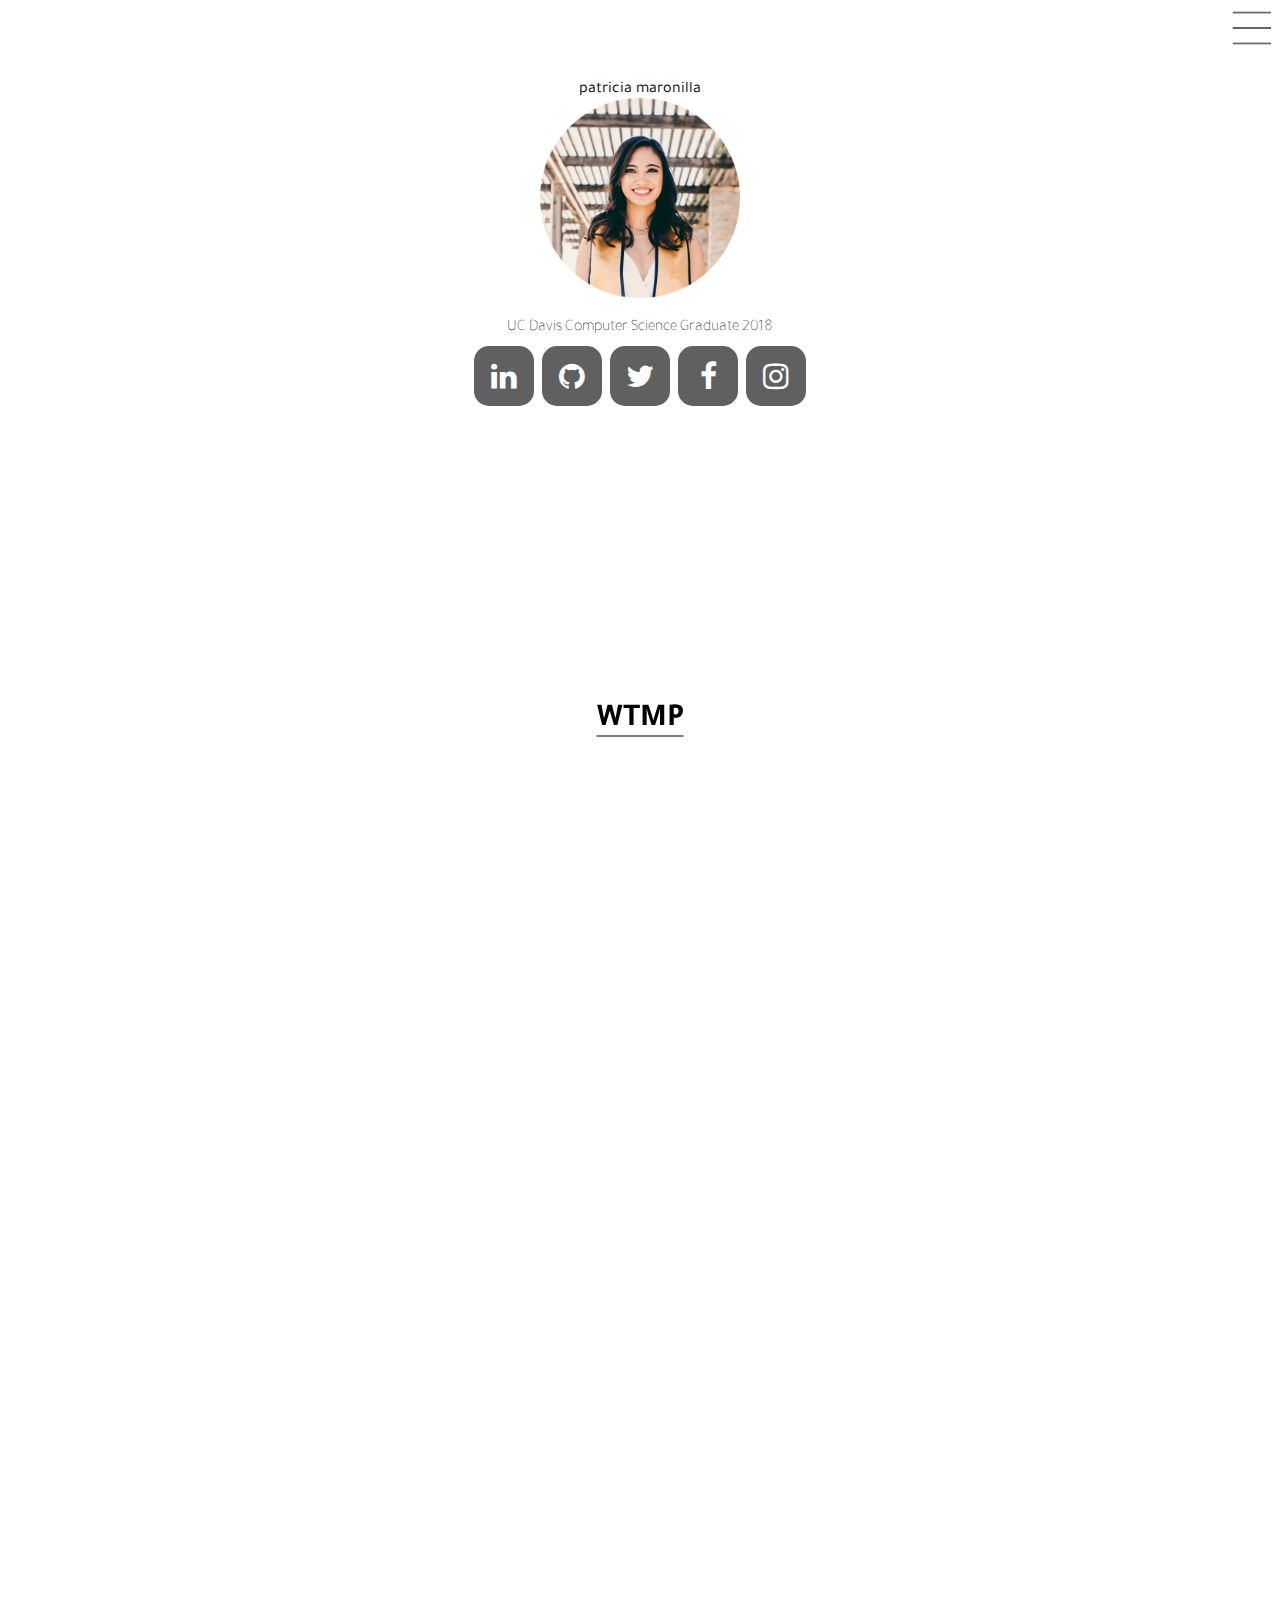
<file: index.html>
<!DOCTYPE html>
<html lang="en">
<head>
<meta charset="UTF-8">
<title>Patricia Maronilla</title>
<link rel="stylesheet" type="text/css" href="reset.css">
<link rel="stylesheet" type="text/css" href="index.css">
<link href="https://fonts.googleapis.com/css?family=Open+Sans:300,300i,400,400i,600,600i,700,700i,800,800i|Roboto:100,100i,300,300i,400,400i,500,500i,700,700i,900,900i|Source+Sans+Pro:200,200i,300,300i,400,400i,600,600i,700,700i,900,900i|Tajawal:200,300,400,500,700,800,900" rel="stylesheet">
<link rel="stylesheet" href="https://cdnjs.cloudflare.com/ajax/libs/font-awesome/4.7.0/css/font-awesome.min.css">
<script src="https://ajax.googleapis.com/ajax/libs/jquery/2.1.3/jquery.min.js"></script>
<script>
$(function() {
  var text = $(".text");
  $(window).scroll(function() {
    var scroll = $(window).scrollTop();

    if (scroll >= 2) {
      text.removeClass("hidden");
    } else {
      text.addClass("hidden");
    }
  });
}); </script>
<script language="javascript">
/* When the user clicks on the button,
toggle between hiding and showing the dropdown content */

var state= false;
var x = document.getElementsById("image1");


$(function() {
  var text = $(".text");
  $(window).scroll(function() {
    var scroll = $(window).scrollTop();

    if (scroll >= 200) {
      text.removeClass("hidden");
    } else {
      text.addClass("hidden");
    }
  });
});


function myFunction() {
    document.getElementById("myDropdown").classList.toggle("show");

    if (state == false) {
        document.getElementById("image1").src="./closenav.png";
        document.getElementById("myDropdown").style.WebkitAnimationPlayState = "running";
        state = true;
        return;
    }
    if (state == true) {
        document.getElementById("image1").src="./nav.png";
        document.getElementById("myDropdown").style.WebkitAnimationPlayState = "paused";
        state = false;
        return;
    }





}

// Close the dropdown menu if the user clicks outside of it
window.onclick = function(event) {
  if (!event.target.matches('.dropbtn')) {

    var dropdowns = document.getElementsByClassName("dropdown-content");
    var i;
    for (i = 0; i < dropdowns.length; i++) {
      var openDropdown = dropdowns[i];
      if (openDropdown.classList.contains('show')) {
        openDropdown.classList.remove('show');
      }
      document.getElementById("image").src="./nav.png";
    }

  }

}
</script>



</head>


<body>


<header>
    <div class="dropdown">
      <input type="image" onclick="myFunction()" class="dropbtn" img id="image1" img src="./nav.png"/>


      <div id="myDropdown" class="dropdown-content">
          <a href="./index.html">Home</a>
          <a href="./about.html">About</a>
          <a href="./projects.html">Projects</a>
          <a href="./Resume2018.pdf">Resume</a>
      </div>
    </div>
</header>

<div id = "name">
    <br>
    <br>
    <h1> patricia maronilla</h1>
</div>



<div class="container">


<div class="intro">

    <div class="face" id= "face">
        <img class="facet" src="./Picture1.png" style="width:200px;height:200px;">
    </div>
</div>

<div class= "description">
    <br>
    <h2> UC Davis Computer Science Graduate 2018 </h2>
</div>

<div class="letters" alt="scroll down a little">
  <ul class="text hidden">
  <li>W</li>
  <li class="ghost">e</li>
  <li class="ghost">l</li>
  <li class="ghost">c</li>
  <li class="ghost">o</li>
  <li class="ghost">m</li>
  <li class="ghost">e</li>

<li class="spaced">T</li>
  <li class="ghost">o</li>

  <li class="spaced">M</li>
  <li class="ghost">y</li>

  <li class="spaced">P</li>
  <li class="ghost">a</li>
  <li class="ghost">g</li>
  <li class="ghost">e</li>
  <li class="ghost">!</li>

</ul>



</div>






<footer>
    <div class="icons">
        <!-- <button><i style="font-size:50px;padding:10px;color:#606060" class="fa">&#xf082;</i></button>
        <i style="font-size:50px;padding:10px;color:#606060" class="fa">&#xf092;</i>
        <i style="font-size:50px;padding:10px;color:#606060" class="fa">&#xf16d;</i>
        <i style="font-size:50px;padding:10px;color:#606060" class="fa">&#xf2ad;</i>
        <i style="font-size:50px;padding:10px;color:#606060" class="fa">&#xf081;</i> -->

        <a href="https://www.linkedin.com/in/patricia-maronilla-b91907101/" class="fa fa-linkedin" style="font-size:30px;"></a>
        <a href="https://github.com/pmaronil" class="fa fa-github" style="font-size:30px;"></a>
        <a href="https://twitter.com/maronilla" class="fa fa-twitter" style="font-size:30px;"></a>
        <a href="https://www.facebook.com/PatriciaMaronilla" class="fa fa-facebook" style="font-size:30px;"></a>
        <a href="https://www.instagram.com/maronillaloves/" class="fa fa-instagram" style="font-size:30px;"></a>


    </div>

</footer>

</body>

</html>
</file>
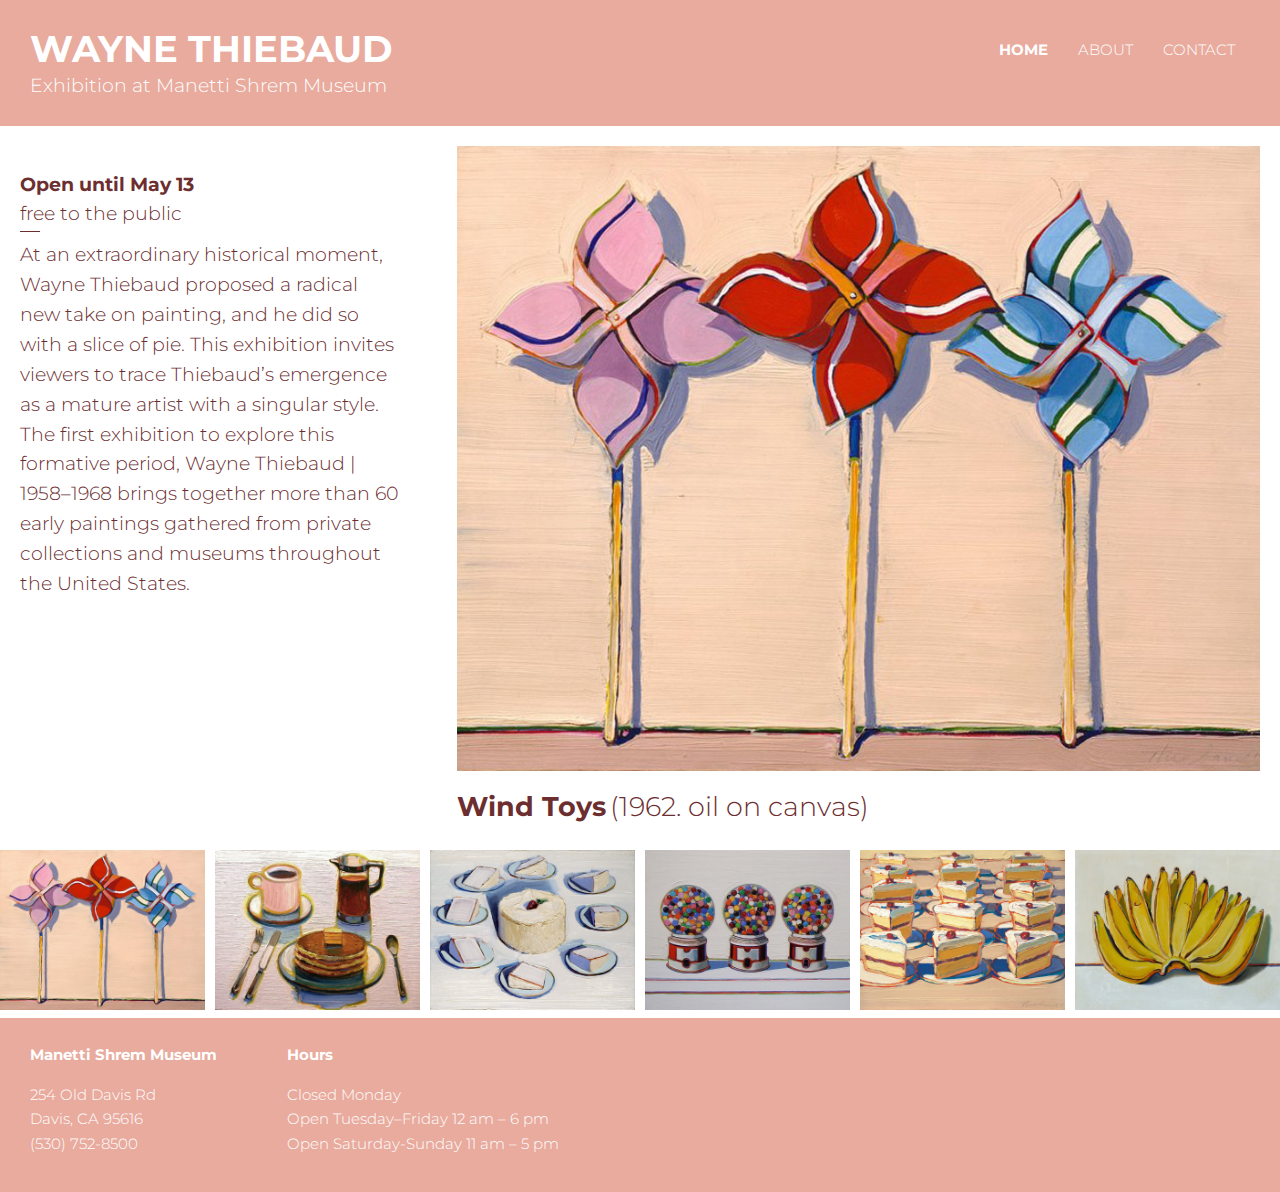
<file: exhibit.html>
<!doctype HTML>

<html lang="en">
    <head>
        <meta charset="UTF-8">
        <meta name="viewport" content="width=device-width,initial-scale=1">
        <title>Manetti Shrem Museum</title>
        <link rel="stylesheet" type="text/css" href="reset.css">
        <link rel="stylesheet" type="text/css" href="exhibit.css">
        <link href="https://fonts.googleapis.com/css?family=Montserrat:300,400,700" rel="stylesheet">
    </head>

    <body onload="switchImage('toys')"> <!-- load 1st painting when page loads -->
        <header>
            <div>
                <h1>Wayne Thiebaud</h1>
                <h2>Exhibition at Manetti Shrem Museum</h2>
            </div>

            <nav>
                <ul>
                    <!-- Make Home the current page (will be bold) -->
                    <li><a href="#" class="active">Home</a></li>
                    <li class="bar">|</li>
                    <li><a href="#">About</a></li>
                    <li class="bar">|</li>
                    <li><a href="#">Contact</a></li>
                </ul>
            </nav>
        </header>

        <main>
        <div class="text">
            <div class="headline">
                <h1>Open until May 13</h1>
                <span class="bar">|</span>
                <h2>free to the public</h2>
            </div>
            <hr>

            <p>
            At an extraordinary historical moment, Wayne Thiebaud proposed a
            radical new take on painting, and he did so with a slice of pie.
            This exhibition invites viewers to trace Thiebaud’s emergence as
            a mature artist with a singular style. The first exhibition to
            explore this formative period, Wayne Thiebaud | 1958–1968 brings
            together more than 60 early paintings gathered from private
            collections and museums throughout the United States.
            </p>
        </div>

        <div id="active"></div> <!-- div for active painting -->
        <div class="images">
            <div onclick="switchImage('toys')" id="toys">
                <img src="Wind Toys, 1962. oil on canvas.jpg"
                     alt="Wind Toys, 1962. oil on canvas." />
                <h1>Wind Toys</h1>
                <h3>(1962. oil on canvas)</h3>
            </div>

            <div onclick="switchImage('pancake')" id="pancake">
                <img src="Pancake Breakfast, 2008. oil on canvas.jpg"
                     alt="Pancake Breakfast, 2008. oil on canvas." />
                <h1>Pancake Breakfast</h1>
                <h3>(2008. oil on canvas)</h3>
            </div>

            <div onclick="switchImage('cake')" id="cake">
                <img src="Around the Cake, 1962, oil on canvas.jpg"
                     alt="Around the Cake, 1962. oil on canvas." />
                <h1>Around the Cake</h1>
                <h3>(1962. oil on canvas)</h3>
            </div>

            <div onclick="switchImage('machines')" id="machines">
                <img src="Three Machines, 1963. oil on canvas.jpg"
                     alt="Three Machines, 1963. oil on canvas" />
                <h1>Three Machine</h1>
                <h3>(1963. oil on canvas)</h3>
            </div>

            <div onclick="switchImage('boston')" id="boston">
                <img src="Boston Creems, 1962. oil on canvas.jpg"
                     alt="Boston Cremes, 1962. oil on canvas" />
                <h1>Boston Cremes</h1>
                <h3>(1962. oil on canvas)</h3>
            </div>

            <div class="painting" onclick="switchImage('bananas')" id="bananas">
                <img class="bananas" src="Bananas, 1963. Oil on canvas.jpg"
                     alt="Bananas, 1963. Oil on canvas" />
                <h1>Bananas</h1>
                <h3>(1963. oil on canvas)</h3>
            </div>
        </div>
        </main>

        <footer>
            <div>
                <h4>Manetti Shrem Museum</h4>
                <ul>
                    <li>254 Old Davis Rd</li>
                    <li>Davis, CA 95616</li>
                    <li>(530) 752-8500</li>
                </ul>
            </div>

            <div class="hours">
                <h4>Hours</h4>
                <ul>
                    <li>Closed Monday</li>
                    <li>Open Tuesday–Friday 12 am – 6 pm</li>
                    <li>Open Saturday-Sunday 11 am – 5 pm</li>
                </ul>
            </div>
        </footer>
        <script src="exhibit.js"> </script>
    </body>
</html>
</file>
<file: index.css>
body {
    font-family: 'Tajawal', sans-serif;
    text-align: center;
}
/* img {
    height: 50px;
    width: 50px;
} */
/* .letters{
    padding-top: 150px;
} */
.icons{
    margin-left:auto;
    margin-right:auto;
    width:80%;

}
.fa {
  padding: 15px;
  font-size: 35px;
  width: 30px;
  text-align: center;
  text-decoration: none;
  margin: 10px 2px;
  border-radius: 25%;
  background-color: #606060;
  color: white;

}
.facet:hover{
    -webkit-animation: pulse 3s;  /* Chrome, Safari, Opera */
    animation: pulse 3s;
}

.fa:hover {
    opacity: 0.85;
    -webkit-animation: pulse 3s;  /* Chrome, Safari, Opera */
    animation: pulse 3s;
}

.fa-facebook:hover {
  background: #3B5998;
  color: white;
}
.fa-github:hover {
    background: black;
    color: white;
}

.fa-twitter:hover {
  background: #55ACEE;
  color: white;
}

.fa-instagram:hover {
  background: #835C3B;
  color: white;
}
.fa-snapchat-ghost:hover {
  background: #fffc00;
  color: white;
  text-shadow: -1px 0 black, 0 1px black, 1px 0 black, 0 -1px black;
}

.fa-linkedin:hover {
  background: #007bb5;
  color: white;
}


/* #button {
    background-color: Transparent;
    background-repeat:no-repeat;
    border: none;
    cursor:pointer;
    overflow: hidden;
    outline:none;
} */
/* .icons{
    position: fixed;
    top: 86%;
    left: 37%;
} */
h1{
    padding-top: 50px;

    /* position: fixed;
    top: 40px;
    left: 30px; */
}
#face{
    -webkit-animation: pulse 3s;  /* Chrome, Safari, Opera */
    -webkit-animation-play-state: running;  /* Chrome, Safari, Opera */
    animation: pulse 3s;
    animation-play-state: running;

    /* position: absolute;
    top: 30%;
    left: 40%; */

}
h2{
    font-weight: lighter;
    font-stretch: expanded;
}

/* Dropdown Button */
.dropbtn {

    background-color: white;
    color: white;
    padding: 3px;
    font-size: 16px;
    border: none;
    cursor: pointer;
    height: 50px;
    width: 50px;
}

/* Dropdown button on hover & focus */
.dropbtn:hover, .dropbtn:focus {
    background-color: #2980B9;
}

/* The container <div> - needed to position the dropdown content */
.dropdown {
    -webkit-animation: pulse 3s;  /* Chrome, Safari, Opera */
    -webkit-animation-play-state: paused;  /* Chrome, Safari, Opera */
    animation: pulse 3s;
    animation-play-state: paused;

    position: relative;
    display: inline-block;
    float: right;
}



/* Dropdown Content (Hidden by Default) */
.dropdown-content {
    display: none;
    position: absolute;
    right: 0;
    background-color: #f1f1f1;
    min-width: 160px;
    box-shadow: 0px 8px 16px 0px rgba(0,0,0,0.2);
    z-index: 1;
}

/* Links inside the dropdown */
.dropdown-content a {
    color: black;
    padding: 12px 16px;
    text-decoration: none;
    display: block;
}

/* Change color of dropdown links on hover */
.dropdown-content a:hover {background-color: #ddd}

/* Show the dropdown menu (use JS to add this class to the .dropdown-content container when the user clicks on the dropdown button) */
.show {display:block;}











* {
  margin: 0;
  padding: 0;
}
body {
  background-color: white;
  height: 200vh;
}
.text {
  position: fixed;
  top: 80%;
  left: 50%;
  transform: translateX(-50%) translateY(-50%);
  list-style: none;
  border-bottom: 0;
}

.text.hidden {
  border-bottom: 1px solid black;
}

.text li {
  display: inline-block;
  float: left;
  font-weight: 700;
  font-size: 2em;
  color: black;
  opacity: 1;
  transition: all 0.5s ease-in-out;
  max-width: 2em;
}
.text.hidden li.spaced {
  padding-left: 0;
}
.text li.spaced {
  padding-left: 0.5em;
}

.text.hidden li.ghost {
  opacity: 0;
  max-width: 0;
}


@-webkit-keyframes pulse {
  from {
    -webkit-transform: scale3d(1, 1, 1);
    transform: scale3d(1, 1, 1);
  }

  50% {
    -webkit-transform: scale3d(1.20, 1.20, 1.20);
    transform: scale3d(1.20, 1.20, 1.20);
  }

  to {
    -webkit-transform: scale3d(1, 1, 1);
    transform: scale3d(1, 1, 1);
  }
}

@keyframes pulse {
  from {
    -webkit-transform: scale3d(1, 1, 1);
    transform: scale3d(1, 1, 1);
  }

  50% {
    -webkit-transform: scale3d(1.20, 1.20, 1.20);
    transform: scale3d(1.20, 1.20, 1.20);
  }

  to {
    -webkit-transform: scale3d(1, 1, 1);
    transform: scale3d(1, 1, 1);
  }
}

.pulse {
  -webkit-animation-name: pulse;
  animation-name: pulse;
}

@media (max-width: 480px){
    .fa {
        font-size: 30px;
        width: 25px;
    }
}
</file>
<file: exhibit.css>
@media (max-width: 850px) {
    #active {
        display: none;
    }
}

a { /* Remove blue color and underline from links */
    text-decoration: none;
    color: inherit; /* Inherit the color from parent */
}

a.active { /* Make current tab bold */
    font-weight: 700;
}

body {
    font-family: 'Montserrat', sans-serif;
    font-weight: 300; /* body text default should be Montserrat Light */
    min-height: 100vh;  /* needed to make sure body fills up window */
    color: #6C2E2F; /* dark red like color */
}

header {
    display: flex;
    flex-direction: row;
    justify-content: space-between; /* spread website title and nav */
    background-color: #E8AB9E;
    color: #FFFFFF;
    padding: 30px;
}

header h1 { /* Painter's name */
    text-transform: uppercase;
    font-size: 28pt;
    font-weight: 700; /* bold */
    margin-bottom: 10px; /* margin after painter's name */
}

header h2 { /* Exhibition name */
    font-size: 14pt;
}

header ul { /* flex container for lists */
    display: flex;
    flex-direction: row;
    justify-content: flex-end; /* move nav all the way to the right */
    text-transform: uppercase;
}

header li {
    margin: 13px 15px; /* top and bottom px & right and left margin px */
    font-size: 11pt;
}

main {
    display: flex;
    flex-direction: row;
    padding: 20px;
}

main h1 {
    font-weight: 700;
    font-size: 14pt;
    margin-bottom: 10px;
}

main h2 {
    font-size: 14pt;
}

.text p {
    line-height: 1.6;
    font-size: 11pt;
    margin-right: 20px;
}

hr {
    background: #6C2E2F;
    margin-left: 0; /* move tag all the way to left */
    width: 20px;
    height: 1px;
    border: none;
}

.images { /* the images columns */
    display: flex;
    flex-direction: row;
    flex-wrap: wrap; /* make images wrap to new row */
    margin: 0 0 -10px 0; /* shift .images a bit to the left */
}

.images img { /* dimensions of image */
    margin-bottom: 10px; /* spacing between image + painting title */
}

img {
    width: 100%; /* dill up div image */
}

.images div { /* image + painting title */
    flex: 1 1 150px; /* control size of the div */
    margin: 0 10px;
    margin-bottom: 20px; /* spacing after painting + painting title */
}

.images h1 { /* Painting titles */
    margin-bottom: 5px;
}

.images h3 { /* Painting year + style */
    font-size: 11pt;
    font-style: italic;
}

footer {
    display: flex;
    flex-direction: row;
    flex: 0 0 auto; /* don't grow, don't shrink, hold contents */
    background-color: #E8AB9E; /* salmon like color */
    color: #FFFFFF; /* white */
    padding: 30px;
    font-size: 11pt;
}

footer h4 {
    font-weight: 700; /* headers in bold */
    margin-bottom: 25px; /* add space after headers */
}

.hours { /* second div in the footer: hours */
    margin: 0 70px; /* add space between div rows, align with imgs */
}

footer li {
    margin: 10px 0; /* add top and bottom margin between lists*/
}

/* switches to mobile view on screens 550px or less */
@media (min-width: 551px) {
    .bar {
        display: none;
    }
}

@media (max-width: 550px) {
    header {
        display: flex;
        flex-direction: column-reverse; /* nav on top of Painter's name */
        box-shadow: rgba(0, 0, 0, 0.3) 0 2px 15px 0px; /* shadow below header */
        padding: 20px;
    }

    header h1 { /* Painter's name */
        margin-top: 30px; /* move Painter's name down */
        text-align: center;
    }

    header h2 { /* Exhibition name */
        text-align: center;
        margin-bottom: 20px; /* spacing between Exhibition name and main */
    }

    header ul { /* flex container for lists */
        margin-top: 20px; /* spacing between top page and page title */
        justify-content: center; /* move nav center of page */
    }

    header li { /* list elements */
        margin: 0 10px; /* top and bottom px & right and left margin px */
    }

    main {
        display: flex;
        flex-direction: column;
        margin-top: 20px;
        padding: 20px;
    }

    .text h1, .text h2 { /* Text title & subtitle */
        display: inline; /* combine title and subtitle 1 line */
    }

    .text .headline {
        text-align: center;
    }

    .text p {
        margin-top: 10px; /* spacing between text and title */
    }

    .text {
        margin-bottom: 30px; /* spacing between text and images */
        margin-left: 20px; /* align text with image */
    }

    hr {
        display: none;
    }

    .images h1, .images h3 { /* painting descriptions */
        display: inline; /* both title and painting style on the same line */
    }

    .images div {
        flex: 1 1 70%; /* control size of the div */
    }

    footer {
        display: flex;
        flex-direction: column;
        padding: 30px; /* align text with paintings on main */
    }

    footer .hours {
        margin: 25px 0 0 0; /* only add margin top */;
    }
}

/* switch to large view after 850 pixels (Extra Credit) */
@media (min-width: 851px) {
    main {
        flex-wrap: wrap;
        padding: 0;
        padding-top: 20px;
    }

    .text {
        margin-top: 30px;
        margin-right: 15px; /* spacing text and active painting */
        margin-left: 20px;
        flex: 1; /* text occupies about 1/3 of image */
    }

    .text p {
        font-size: 14pt;
    }

    .images h1, .images h3 { /* only active should show painting description */
        display: none;
    }

    #active {
        flex: 2; /* active image occupy about 2/3 page */
        margin-bottom: 10px;
        padding-left: 20px;
        padding-right: 20px;
    }

    #active img {
        margin-bottom: 20px; /* spacing between active image and title */
    }

    #active h1, #active h3 {
        font-size: 20pt;
        display: inline;
    }

    .images { /* the images columns */
        flex: 1 0 100%;
    }

    .images div { /* image + painting title */
        flex: 1 1 15%; /* control size of the div */
        margin: 0 5px; /* spacing between paintings */
        margin-top: 20px;
        margin-bottom: 5px; /* spacing between images and footer */
    }

    .images div:first-child { /* 1st image and page boundary */
        margin-left: 0;
    }

    .images div:last-child { /* last image and page boundary */
        margin-right: 0;
    }
}
</file>
